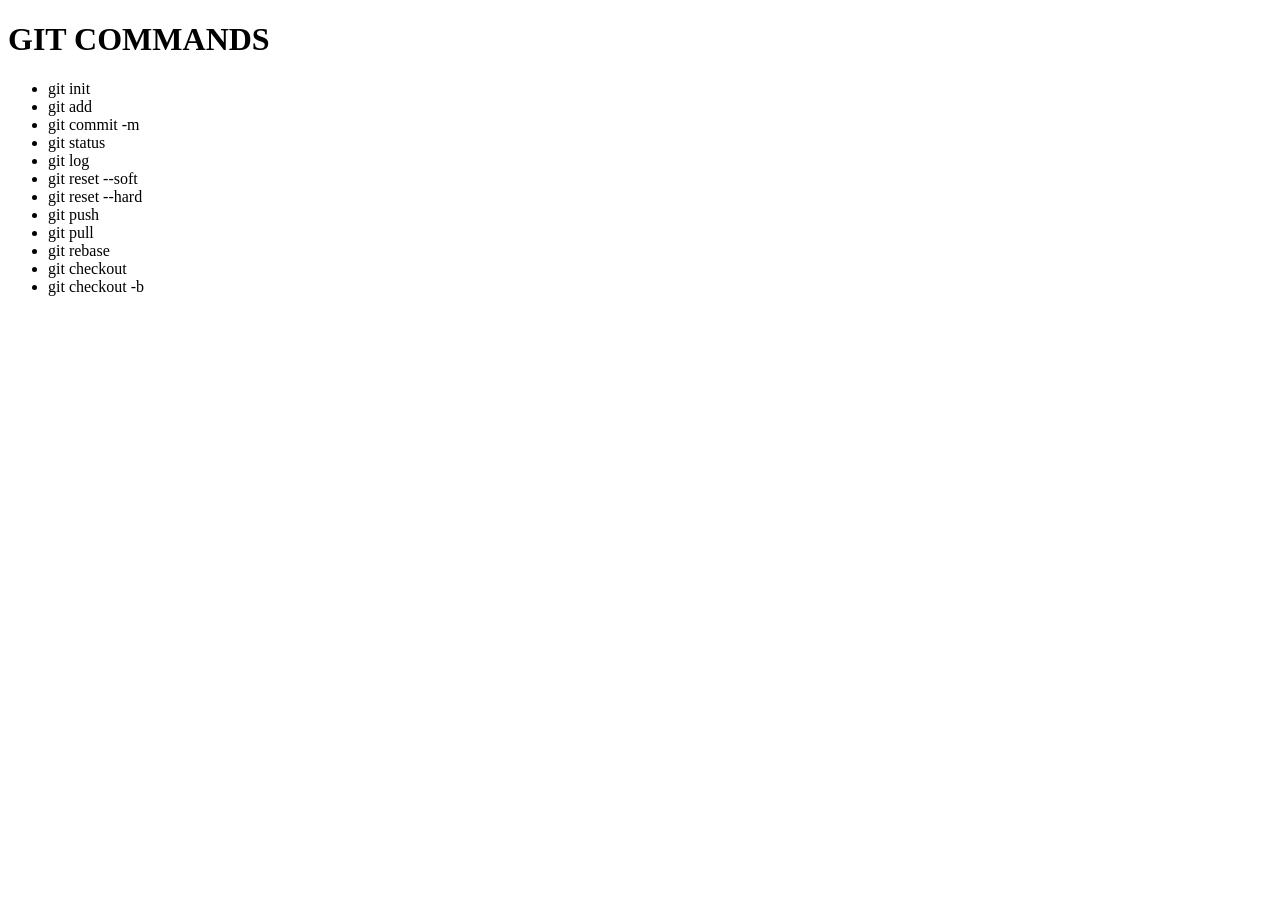
<file: index.html>
<!DOCTYPE html>
<html lang="en">

<head>
    <meta charset="UTF-8">
    <meta name="viewport" content="width=device-width, initial-scale=1.0">
    <title>Git Commands Week One Day Three</title>
</head>

<body>
    <h1>GIT COMMANDS</h1>
    <ul>
        <li>git init</li>
        <li>git add </li>
        <li>git commit -m</li>
        <li>git status</li>
        <li>git log</li>
        <li>git reset --soft</li>
        <li>git reset --hard</li>
        <li>git push</li>
        <li>git pull</li>
        <li>git rebase</li>
        <li>git checkout</li>
        <li>git checkout -b</li>
    </ul>
</body>

</html>
</file>
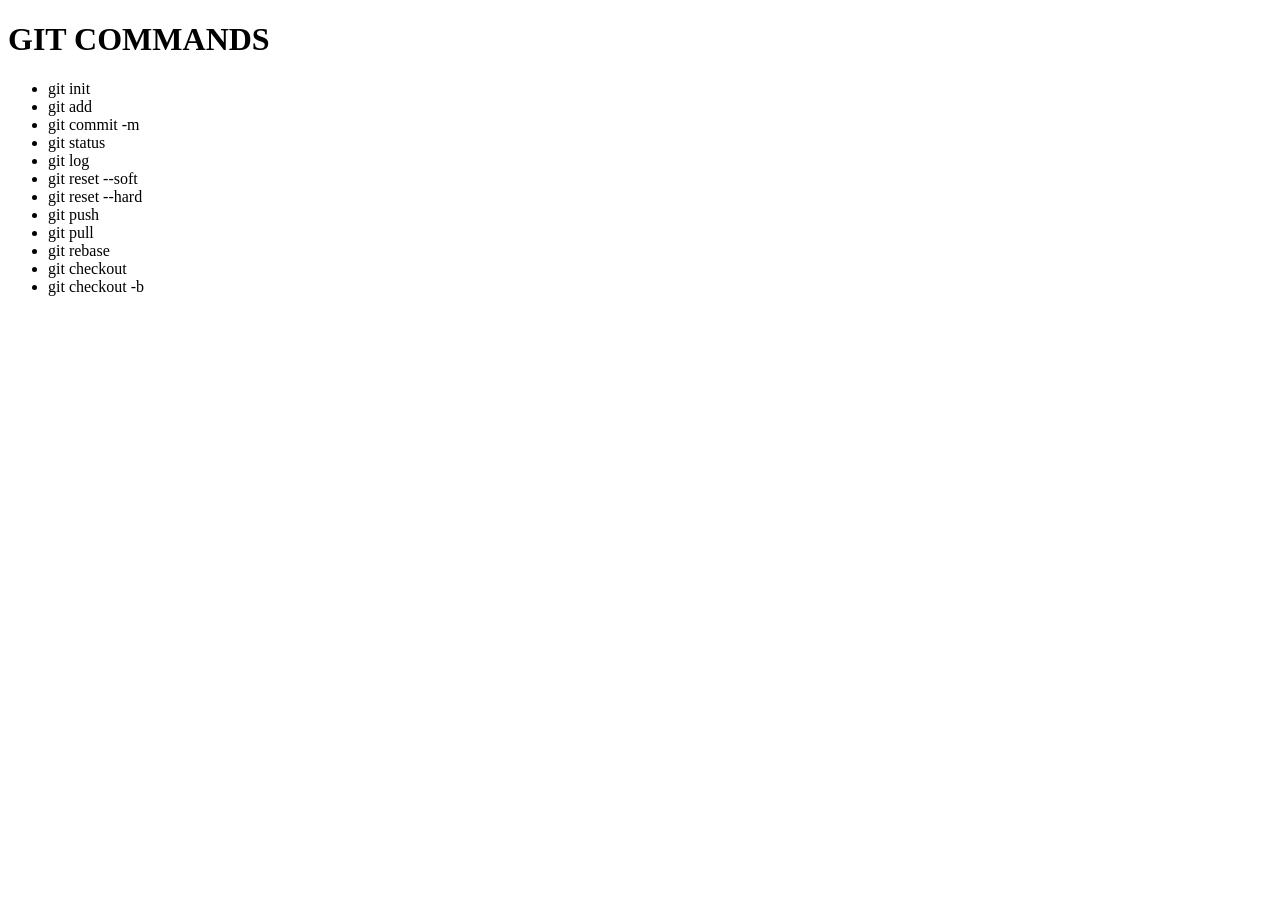
<file: Week1/index.html>
<!DOCTYPE html>
<html lang="en">

<head>
    <meta charset="UTF-8">
    <meta name="viewport" content="width=device-width, initial-scale=1.0">
    <title>Git Commands</title>
</head>

<body>
    <h1>GIT COMMANDS</h1>
    <ul>
        <li>git init</li>
        <li>git add </li>
        <li>git commit -m</li>
        <li>git status</li>
        <li>git log</li>
        <li>git reset --soft</li>
        <li>git reset --hard</li>
        <li>git push</li>
        <li>git pull</li>
        <li>git rebase</li>
        <li>git checkout</li>
        <li>git checkout -b</li>
    </ul>
</body>

</html>
</file>
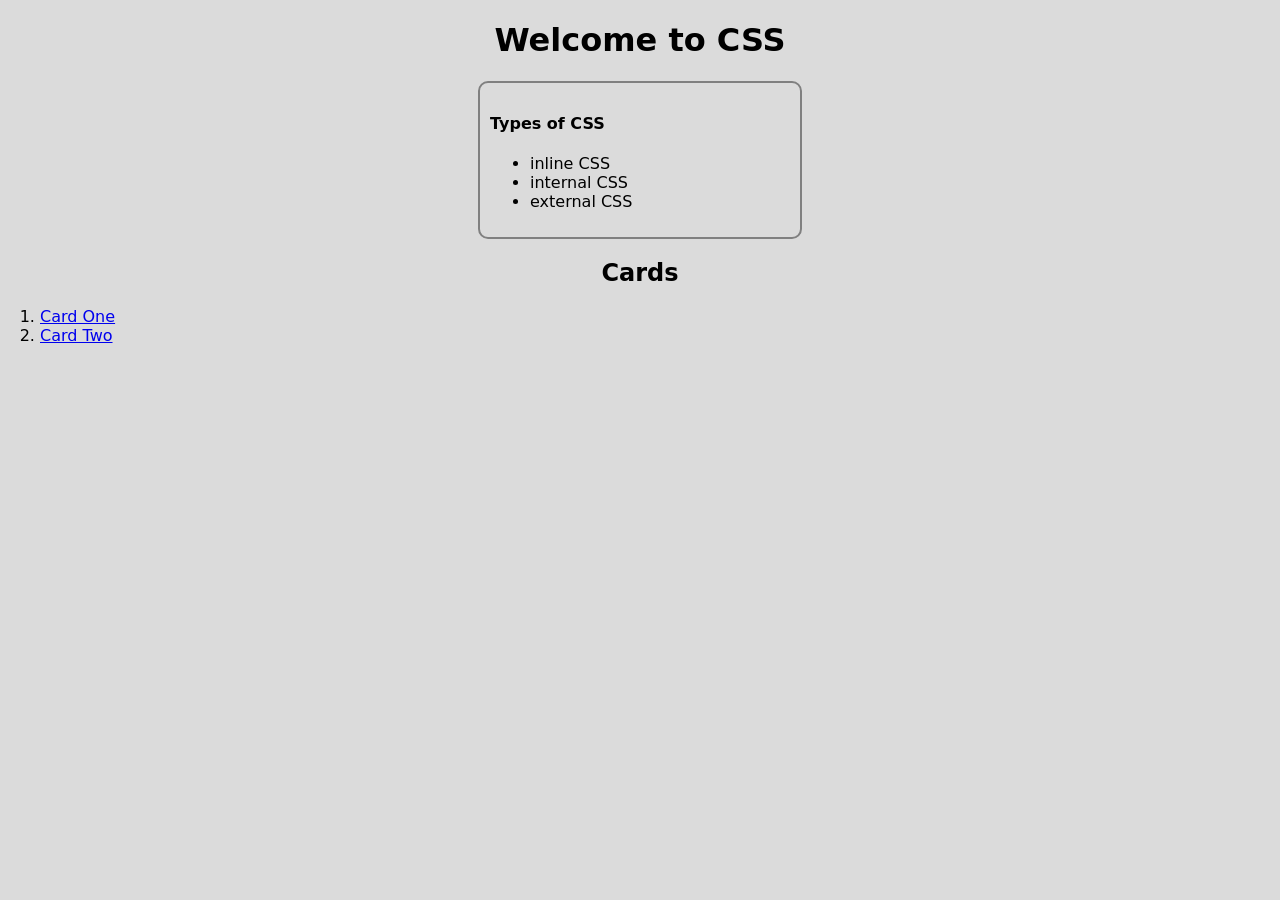
<file: Week1/day-four/index.html>
<!DOCTYPE html>
<html lang="en">

<head>
    <meta charset="UTF-8">
    <meta name="viewport" content="width=device-width, initial-scale=1.0">
    <title>Welcome to CSS Day 4</title>
    <link rel="stylesheet" href="style.css">
</head>

<body>
    <h1 class="center">Welcome to CSS</h1>
    <div class="div">
        <h4>Types of CSS</h4>
        <ul>
            <li>inline CSS</li>
            <li>internal CSS</li>
            <li>external CSS</li>
        </ul>
    </div>
    <div>
        <h2 class="center">Cards</h4>
            <ol>
                <li><a href="./card-one.html">Card One</a></li>
                <li><a href="card-two.html">Card Two</a></li>
            </ol>
    </div>
</body>

</html>
</file>
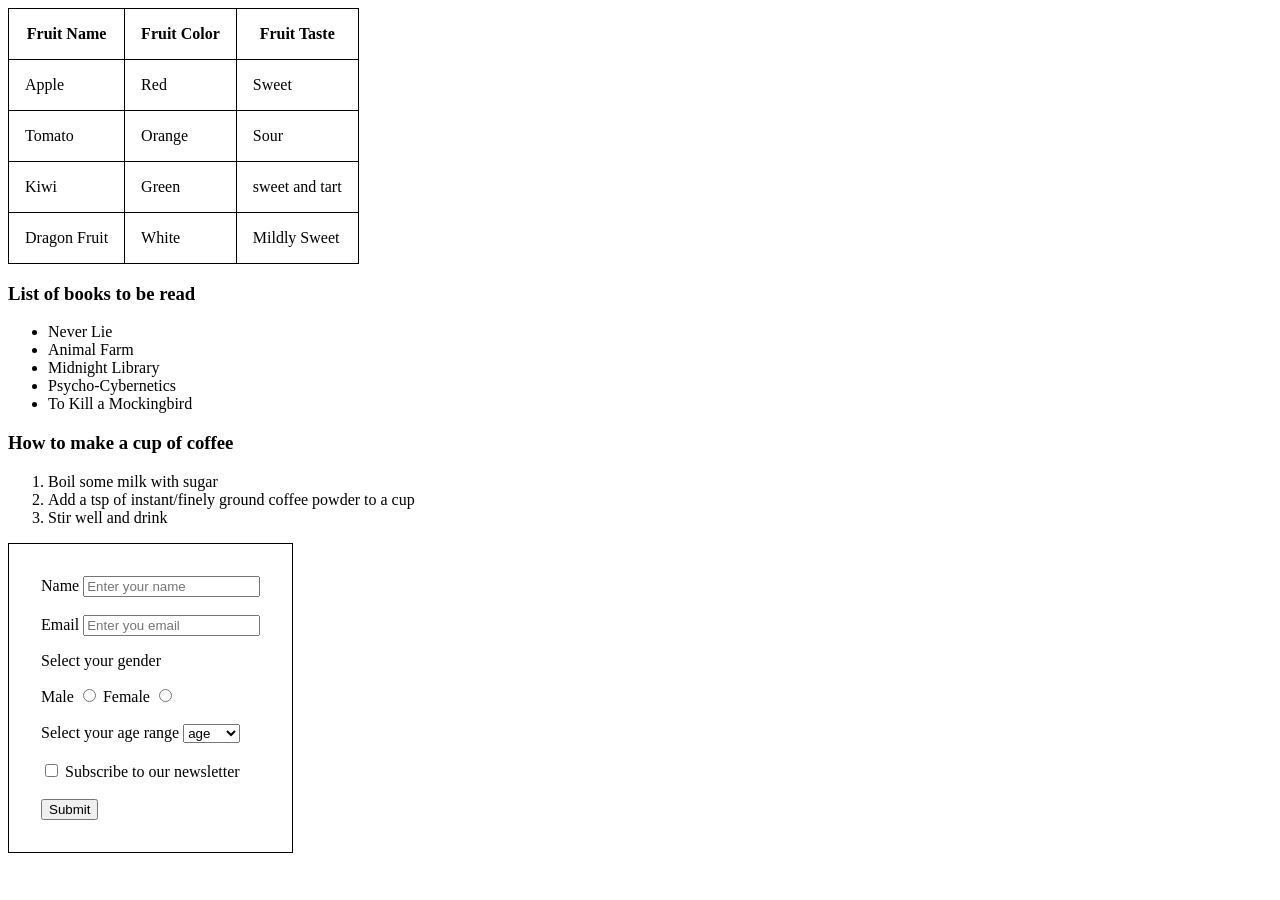
<file: Week1/day-two/index.html>
<!DOCTYPE html>
<html lang="en">

<head>
    <meta charset="UTF-8">
    <meta name="viewport" content="width=device-width, initial-scale=1.0">
    <title>Week 1 Day 2 Assignment</title>
    <style>
        table,
        th,
        td {
            border: 1px solid black;
            border-collapse: collapse;
            padding: 1rem;
        }
    </style>
</head>

<body>
    <table>
        <thead>
            <tr>
                <th>Fruit Name</th>
                <th>Fruit Color</th>
                <th>Fruit Taste</th>
            </tr>
        </thead>
        <tbody>
            <tr>
                <td>Apple</td>
                <td>Red</td>
                <td>Sweet</td>
            </tr>
            <tr>
                <td>Tomato</td>
                <td>Orange</td>
                <td>Sour</td>
            </tr>
            <tr>
                <td>Kiwi</td>
                <td>Green</td>
                <td>sweet and tart</td>
            </tr>
            <tr>
                <td>Dragon Fruit</td>
                <td>White</td>
                <td>Mildly Sweet</td>
            </tr>
        </tbody>
    </table>
    <h3>List of books to be read</h3>
    <ul>
        <li>Never Lie</li>
        <li>Animal Farm</li>
        <li>Midnight Library</li>
        <li>Psycho-Cybernetics</li>
        <li>To Kill a Mockingbird</li>
    </ul>
    <h3>How to make a cup of coffee</h3>
    <ol>
        <li>Boil some milk with sugar</li>
        <li>Add a tsp of instant/finely ground coffee powder to a cup</li>
        <li>Stir well and drink</li>
    </ol>

    <form action="" style="border: 1px solid black; padding: 2rem;display: inline-block;">
        <label for="name">Name</label>
        <input type="text" minlength="3" max="50" placeholder="Enter your name" id="name" required>
        <br><br>
        <label for="email">Email</label>
        <input type="email" name="vismayasathyan157@gmail.com" placeholder="Enter you email" id="email" required>
        <p>Select your gender</p>
        <label for="male">Male</label>
        <input type="radio" name="gender" id="male" value="male" required>
        <label for="female">Female</label>
        <input type="radio" name="gender" id="female" value="female">
        <br><br>
        <label for="age">Select your age range</label>
        <select id="age" name="age" required>
            <option name="age" value="" disabled selected>age</option>
            <option name="age" value="18-24">18-24</option>
            <option name="age" value="25-34">25-34</option>
            <option name="age" value="35-44">35-44</option>
        </select>
        <br><br>
        <input type="checkbox" name="newslesster" id="newsletter">
        <label for="newsletter">Subscribe to our newsletter</label>
        <br><br>
        <button type="submit">Submit</button>
    </form>
</body>

</html>
</file>
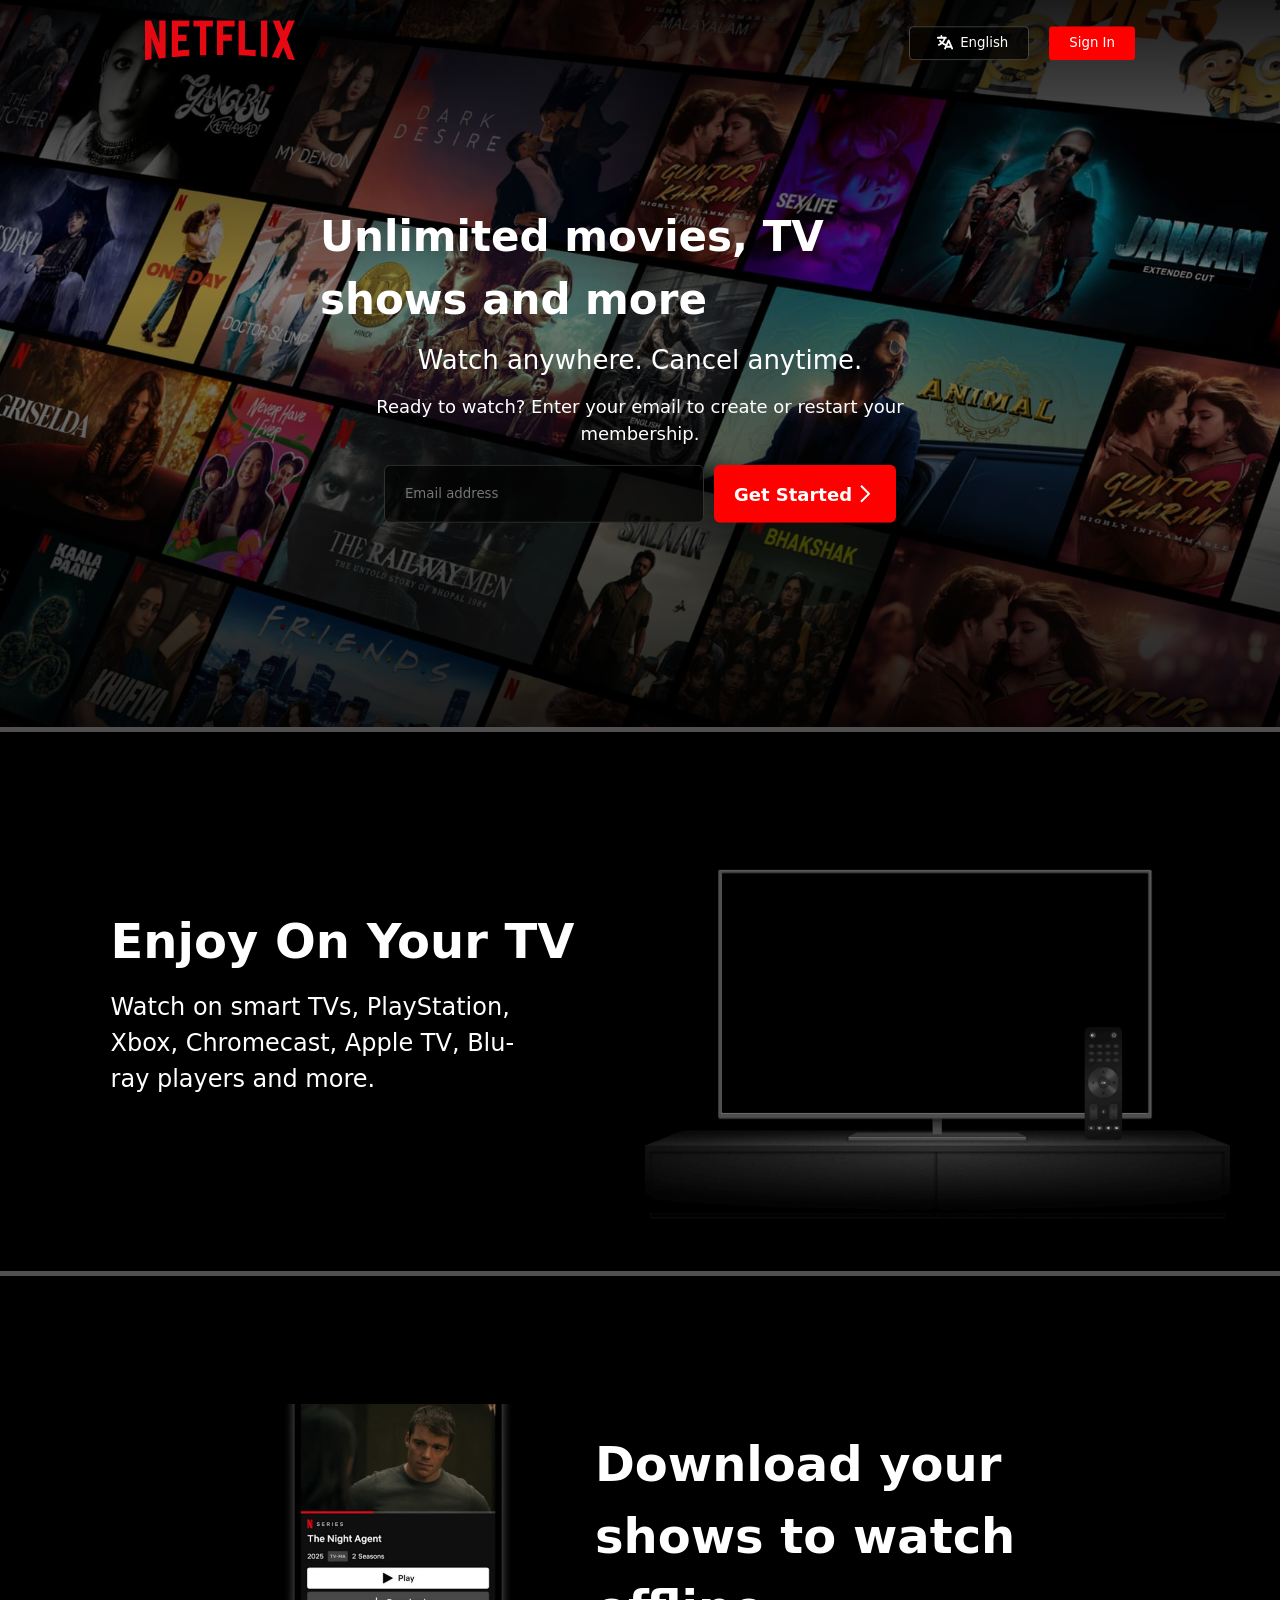
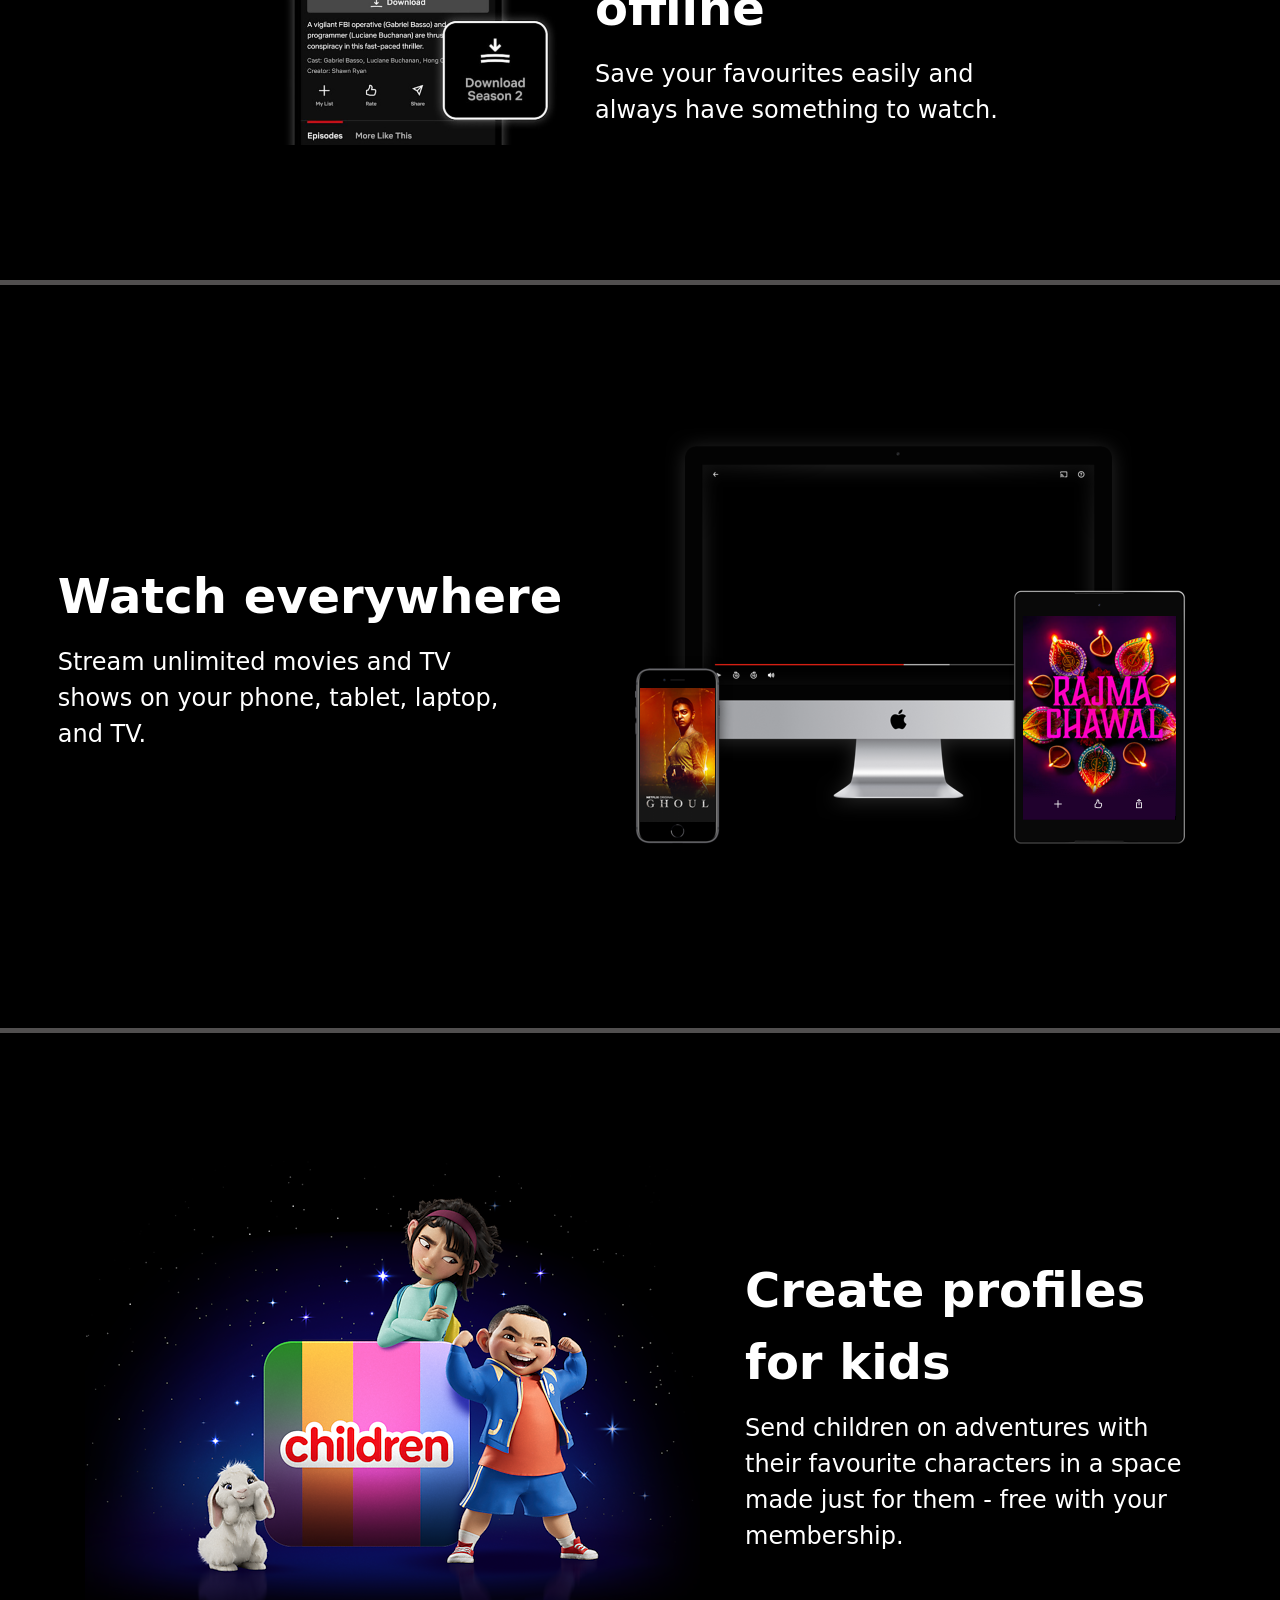
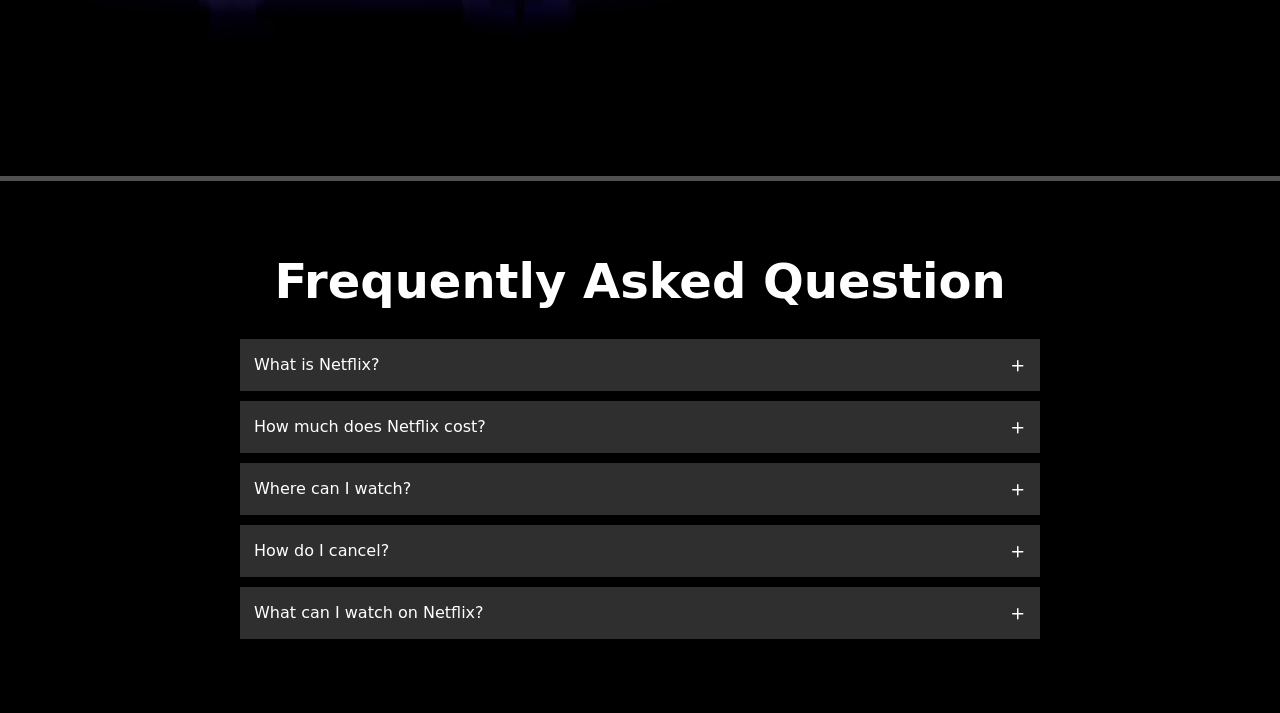
<file: week2/day3/index.html>
<!DOCTYPE html>
<html lang="en">

<head>
    <meta charset="UTF-8">
    <meta name="viewport" content="width=device-width, initial-scale=1.0">
    <title>Netflix</title>
    <link rel="stylesheet" href="style.css">
</head>

<body>
    <div class="container">
        <div class="section-one">
            <img src="hero.png" alt="">
            <div class="tint"></div>
            <div class="nav">
                <div class="logo-img">
                    <img src="logo.svg" alt="" width="100%">
                </div>
                <div class="nav-btns">
                    <button class="lang-btn">
                        <svg xmlns="http://www.w3.org/2000/svg" height="18" width="18" viewBox="0 0 640 640">
                            <path fill="rgb(255, 255, 255)"
                                d="M192 64C209.7 64 224 78.3 224 96L224 128L352 128C369.7 128 384 142.3 384 160C384 177.7 369.7 192 352 192L342.4 192L334 215.1C317.6 260.3 292.9 301.6 261.8 337.1C276 345.9 290.8 353.7 306.2 360.6L356.6 383L418.8 243C423.9 231.4 435.4 224 448 224C460.6 224 472.1 231.4 477.2 243L605.2 531C612.4 547.2 605.1 566.1 589 573.2C572.9 580.3 553.9 573.1 546.8 557L526.8 512L369.3 512L349.3 557C342.1 573.2 323.2 580.4 307.1 573.2C291 566 283.7 547.1 290.9 531L330.7 441.5L280.3 419.1C257.3 408.9 235.3 396.7 214.5 382.7C193.2 399.9 169.9 414.9 145 427.4L110.3 444.6C94.5 452.5 75.3 446.1 67.4 430.3C59.5 414.5 65.9 395.3 81.7 387.4L116.2 370.1C132.5 361.9 148 352.4 162.6 341.8C148.8 329.1 135.8 315.4 123.7 300.9L113.6 288.7C102.3 275.1 104.1 254.9 117.7 243.6C131.3 232.3 151.5 234.1 162.8 247.7L173 259.9C184.5 273.8 197.1 286.7 210.4 298.6C237.9 268.2 259.6 232.5 273.9 193.2L274.4 192L64.1 192C46.3 192 32 177.7 32 160C32 142.3 46.3 128 64 128L160 128L160 96C160 78.3 174.3 64 192 64zM448 334.8L397.7 448L498.3 448L448 334.8z" />
                        </svg>
                        English
                    </button>
                    <button class="sign-in-btn">
                        Sign In
                    </button>
                </div>

            </div>
            <div class="title-box">
                <h1 class="title">Unlimited movies, TV shows and more</h1>
                <p class="sub-title">Watch anywhere. Cancel anytime.</p>
                <p class="desc">Ready to watch? Enter your email to create or restart your membership.</p>
                <div class="content-flex">
                    <input type="text" class="content-input" placeholder="Email address">
                    <button class="content-btn"><span>Get Started</span> <span class="mt"><svg fill="white" height="24"
                                width="24" xmlns="http://www.w3.org/2000/svg" data-mirrorinrtl="true"
                                class="default-ltr-cache-4z3qvp e1svuwfo1" data-name="ChevronRight"
                                aria-labelledby=":r3:" aria-hidden="true">
                                <path fill-rule="evenodd" clip-rule="evenodd"
                                    d="M15.5859 12L8.29303 19.2928L9.70725 20.7071L17.7072 12.7071C17.8948 12.5195 18.0001 12.2652 18.0001 12C18.0001 11.7347 17.8948 11.4804 17.7072 11.2928L9.70724 3.29285L8.29303 4.70706L15.5859 12Z"
                                    fill="currentColor"></path>
                            </svg></span></button>
                </div>
            </div>
        </div>
        <div class="section-two">
            <div class="content-container">
                <div class="content-text">
                    <h1>
                        Enjoy On Your TV
                    </h1>
                    <p>
                        Watch on smart TVs, PlayStation, Xbox, Chromecast, Apple
                        TV, Blu-ray players and more.
                    </p>
                </div>
            </div>
            <div class="asset-container">
                <div class="asset-layer">
                    <video src="netflix_video.m4v" autoplay muted loop class="video-layer"></video>
                    <img src="tv.png" alt="" class="tv-layer">
                </div>
            </div>
        </div>
        <div class="section-three">
            <div class="image-block">
                <div style="max-width: 360px;">
                    <img src="section-three.png" width="100%" alt="">
                </div>
            </div>
            <div class="text-content-block">
                <h2 class="download-title">
                    Download your shows to watch offline
                </h2>
                <p class="download-desc">
                    Save your favourites easily and always have something to watch.
                </p>
            </div>
        </div>
        <div class="section-four">
            <div class="section-four-text-content">
                <h2>Watch everywhere</h2>
                <p>Stream unlimited movies and TV shows on your phone, tablet, laptop, and TV.</p>
            </div>
            <div class="asset-section">
                <video class="sec-four-video" src="netflix_video1.m4v" autoplay loop muted></video>
                <img class="sec-four-img" src="device-pile-in.png" alt="">
            </div>
        </div>
        <div class="sec-5">
            <div class="img-content-5">
                <img src="kids.png" alt="">
            </div>
            <div class="content-sec-5">
                <h2>
                    Create profiles for kids
                </h2>
                <p>
                    Send children on adventures with their favourite characters in a space made just for them - free
                    with your membership.
                </p>
            </div>
        </div>
        <div class="sec-6">
            <div class="faq">
                <h2>
                    Frequently Asked Question
                </h2>
                <div class="questions">
                    <button>
                        What is Netflix?
                        <span>
                            <svg xmlns="http://www.w3.org/2000/svg" data-component="Octicon" aria-hidden="true"
                                focusable="false" class="octicon octicon-plus" viewBox="0 0 16 16" width="16"
                                height="16" fill="currentColor" display="inline-block" overflow="visible"
                                style="vertical-align: text-bottom;">
                                <path
                                    d="M7.75 2a.75.75 0 0 1 .75.75V7h4.25a.75.75 0 0 1 0 1.5H8.5v4.25a.75.75 0 0 1-1.5 0V8.5H2.75a.75.75 0 0 1 0-1.5H7V2.75A.75.75 0 0 1 7.75 2Z" />
                            </svg>
                        </span>
                    </button>
                    <button>
                        How much does Netflix cost?
                        <span>
                            <svg xmlns="http://www.w3.org/2000/svg" data-component="Octicon" aria-hidden="true"
                                focusable="false" class="octicon octicon-plus" viewBox="0 0 16 16" width="16"
                                height="16" fill="currentColor" display="inline-block" overflow="visible"
                                style="vertical-align: text-bottom;">
                                <path
                                    d="M7.75 2a.75.75 0 0 1 .75.75V7h4.25a.75.75 0 0 1 0 1.5H8.5v4.25a.75.75 0 0 1-1.5 0V8.5H2.75a.75.75 0 0 1 0-1.5H7V2.75A.75.75 0 0 1 7.75 2Z" />
                            </svg>
                        </span>
                    </button>
                    <button>
                        Where can I watch?
                        <span>
                            <svg xmlns="http://www.w3.org/2000/svg" data-component="Octicon" aria-hidden="true"
                                focusable="false" class="octicon octicon-plus" viewBox="0 0 16 16" width="16"
                                height="16" fill="currentColor" display="inline-block" overflow="visible"
                                style="vertical-align: text-bottom;">
                                <path
                                    d="M7.75 2a.75.75 0 0 1 .75.75V7h4.25a.75.75 0 0 1 0 1.5H8.5v4.25a.75.75 0 0 1-1.5 0V8.5H2.75a.75.75 0 0 1 0-1.5H7V2.75A.75.75 0 0 1 7.75 2Z" />
                            </svg>
                        </span>
                    </button>
                    <button>
                        How do I cancel?
                        <span>
                            <svg xmlns="http://www.w3.org/2000/svg" data-component="Octicon" aria-hidden="true"
                                focusable="false" class="octicon octicon-plus" viewBox="0 0 16 16" width="16"
                                height="16" fill="currentColor" display="inline-block" overflow="visible"
                                style="vertical-align: text-bottom;">
                                <path
                                    d="M7.75 2a.75.75 0 0 1 .75.75V7h4.25a.75.75 0 0 1 0 1.5H8.5v4.25a.75.75 0 0 1-1.5 0V8.5H2.75a.75.75 0 0 1 0-1.5H7V2.75A.75.75 0 0 1 7.75 2Z" />
                            </svg>
                        </span>
                    </button>
                    <button>
                        What can I watch on Netflix?
                        <span>
                            <svg xmlns="http://www.w3.org/2000/svg" data-component="Octicon" aria-hidden="true"
                                focusable="false" class="octicon octicon-plus" viewBox="0 0 16 16" width="16"
                                height="16" fill="currentColor" display="inline-block" overflow="visible"
                                style="vertical-align: text-bottom;">
                                <path
                                    d="M7.75 2a.75.75 0 0 1 .75.75V7h4.25a.75.75 0 0 1 0 1.5H8.5v4.25a.75.75 0 0 1-1.5 0V8.5H2.75a.75.75 0 0 1 0-1.5H7V2.75A.75.75 0 0 1 7.75 2Z" />
                            </svg>
                        </span>
                    </button>
                </div>
            </div>
        </div>
    </div>
</body>

</html>
</file>
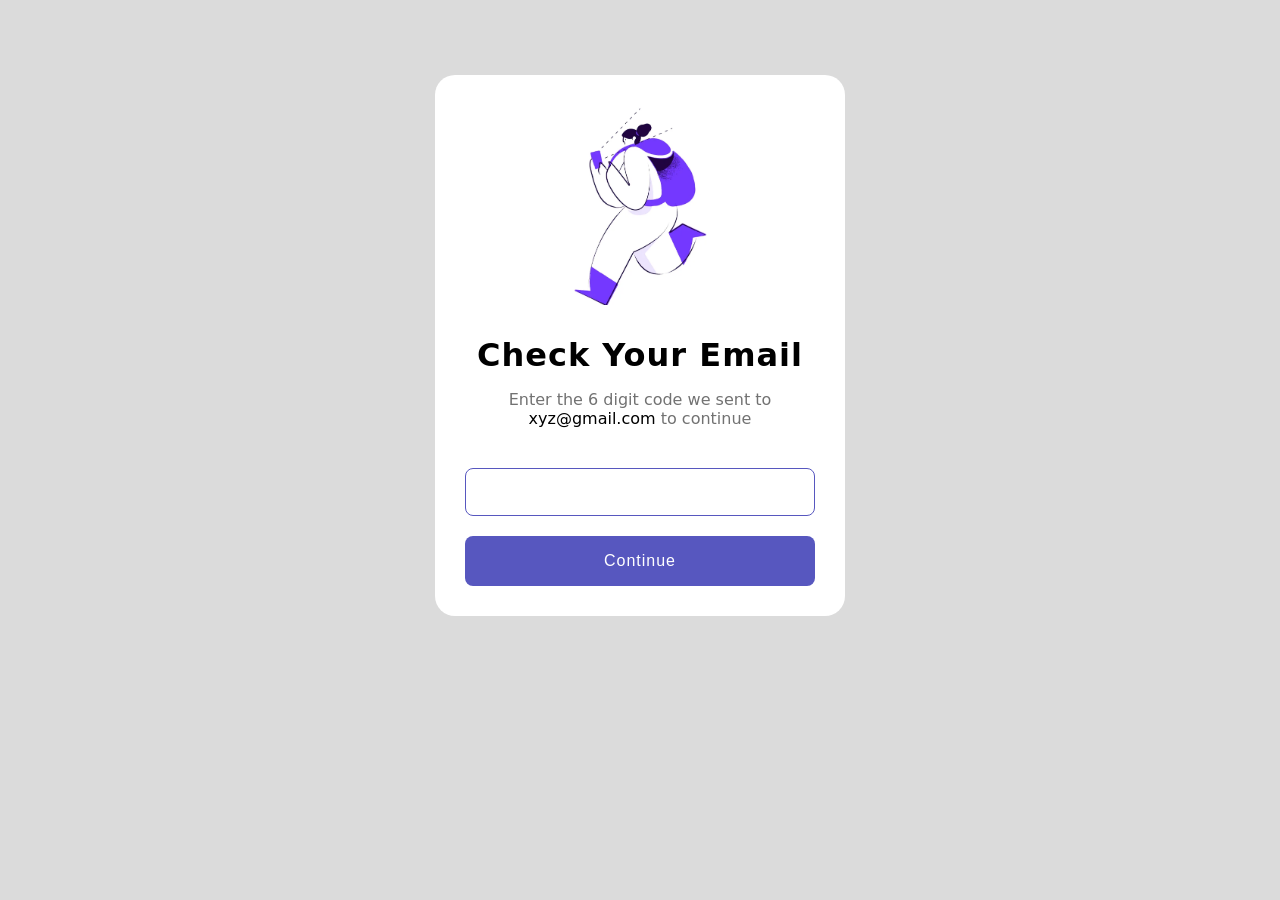
<file: Week1/day-four/card-one.html>
<!DOCTYPE html>
<html lang="en">

<head>
    <meta charset="UTF-8">
    <meta name="viewport" content="width=device-width, initial-scale=1.0">
    <title>Card One</title>
    <link rel="stylesheet" href="style.css">
</head>

<body>
    <div class="email-card">
        <img src="logo1.png" height="200px" alt="logo">
        <h2 class="card-one-heading">Check Your Email</h2>
        <p class="card-one-subHeading">Enter the 6 digit code we sent to <span style="color:#000;">xyz@gmail.com</span>
            to
            continue</p>
        <div class="email-card-input-div">
            <input type="text" name="otp" id="otp" class="email-card-input">
        </div>
        <button class="btn">Continue</button>
    </div>
</body>

</html>
</file>
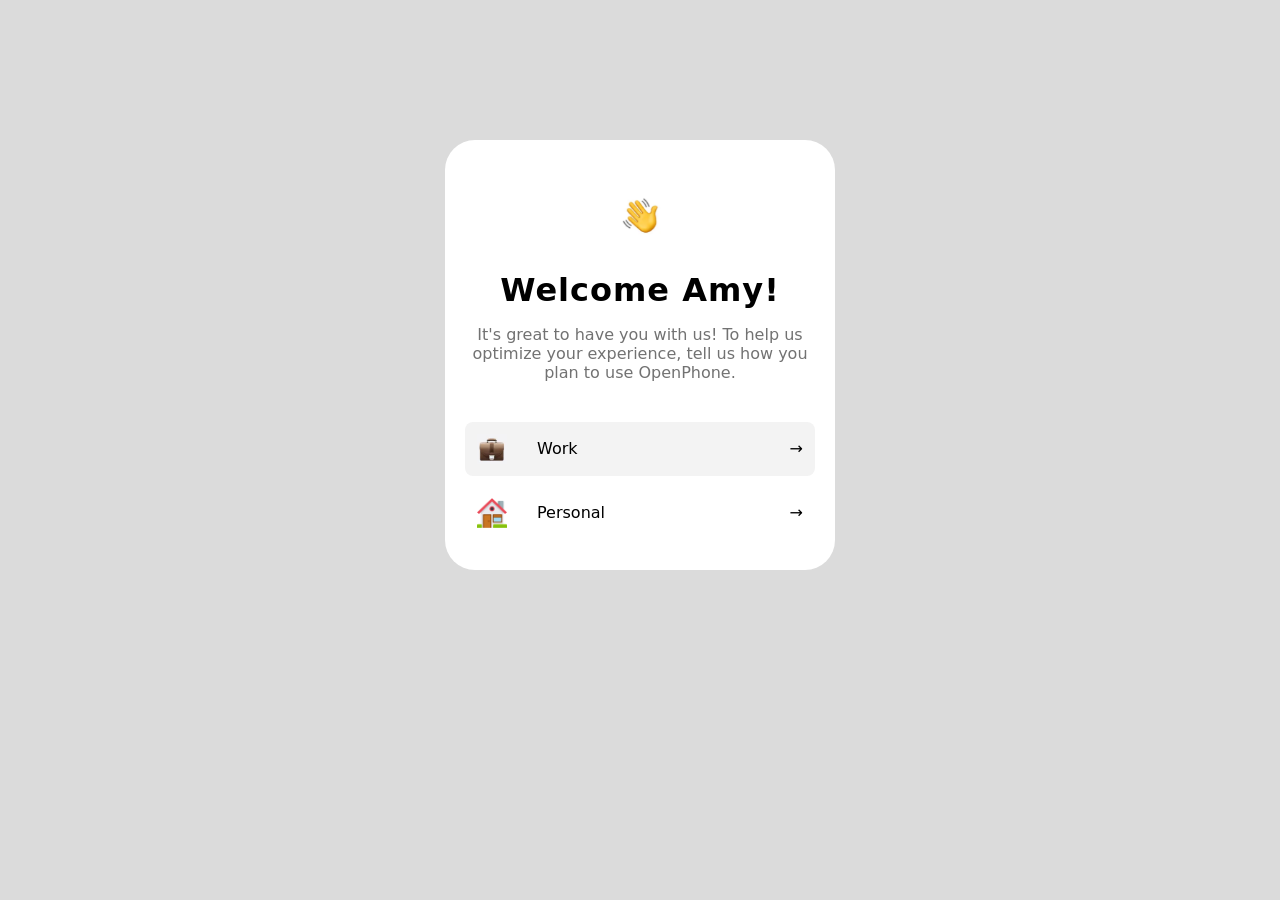
<file: Week1/day-four/card-two.html>
<!DOCTYPE html>
<html lang="en">

<head>
    <meta charset="UTF-8">
    <meta name="viewport" content="width=device-width, initial-scale=1.0">
    <title>Document</title>
    <link rel="stylesheet" href="style.css">
</head>

<body>
    <div class="card-two-container">
        <img src="logo2.png" height="50px" style="margin-top: 30px;" alt="">
        <h2 class="card-two-heading">Welcome Amy!</h2>
        <p class="card-two-subHeading">It's great to have you with us! To help us optimize your experience, tell us how
            you plan to use OpenPhone.
        </p>
        <a href="#1" style="text-decoration: none; color: black;">
            <div class="card-two-btn card-two-first-btn">
                <img src="logo3.png" height="30px" alt="">
                <span style="margin-right: auto; margin-left: 30px;">Work</span>
                <span>→</span>
            </div>
        </a>
        <a href="#2" style="text-decoration: none; color: black;">
            <div class="card-two-btn ">
                <img src="logo4.png" height="30px" alt="">
                <span style="margin-right: auto; margin-left: 30px;">Personal</span>
                <span>→</span>
            </div>
        </a>
    </div>
</body>

</html>
</file>
<file: Week1/day-four/style.css>
body {
  margin: 0;
  box-sizing: border-box;
  font-family:
    system-ui,
    -apple-system,
    BlinkMacSystemFont,
    "Segoe UI",
    Roboto,
    Oxygen,
    Ubuntu,
    Cantarell,
    "Open Sans",
    "Helvetica Neue",
    sans-serif;
  background: #dbdbdb;
}

.center {
  text-align: center;
}

.div {
  border: 2px solid gray;
  border-radius: 10px;
  max-width: 300px;
  max-height: 150px;
  padding: 10px;
  margin: auto;
}

.email-card {
  width: 350px;
  background: #fff;
  padding: 30px;
  margin: 75px auto;
  text-align: center;
  border-radius: 20px;
}

.email-card-input {
  padding: 14px;
  border-radius: 8px;
  border: 1px solid rgb(87, 87, 191);
  width: 100%;
  box-sizing: border-box;
  text-align: center;
  font-size: 16px;
  margin-bottom: 10px;
}

.email-card-input:focus {
  box-shadow: 3px 3px 5px rgb(166, 166, 230);
  outline: 1px;
}

.email-card-input-div {
  margin: 10px 0;
}

.btn {
  padding: 16px;
  border-radius: 8px;
  border: none;
  background: rgb(87, 87, 191);
  width: 100%;
  color: white;
  font-size: 16px;
  font-weight: 500;
  letter-spacing: 1px;
}

.card-one-heading,
.card-two-heading {
  letter-spacing: 1px;
  font-size: 32px;
  margin-bottom: 0;
}

.card-one-subHeading,
.card-two-subHeading {
  color: #727272;
  margin-bottom: 40px;
}

.card-two-container {
  background: #fff;
  width: 350px;
  margin: 140px auto;
  border-radius: 30px;
  text-align: center;
  padding: 20px;
}

.card-two-btn {
  width: 100%;
  margin: 10px 0;
  padding: 12px;
  border-radius: 8px;
  background: #fff;
  text-align: start;
  box-sizing: border-box;
  display: flex;
  align-items: center;
}
.card-two-btn:hover {
  background: #f3f3f3;
}
.card-two-first-btn {
  background: #f3f3f3;
}
</file>
<file: week2/day3/style.css>
*,
*::after,
*::before {
  margin: 0;
  padding: 0;
  box-sizing: border-box;
  font-family:
    system-ui,
    -apple-system,
    BlinkMacSystemFont,
    "Segoe UI",
    Roboto,
    Oxygen,
    Ubuntu,
    Cantarell,
    "Open Sans",
    "Helvetica Neue",
    sans-serif;
  line-height: 1.5;
  overflow-x: hidden;
}
body,
html {
  background-color: #000;
  color: white;
}
.container {
  margin: 0 auto;
}

.section-one {
  position: relative;
  overflow: clip;
}
.tint {
  background: #00000047;
  background-image: linear-gradient(
    to top,
    rgba(0, 0, 0, 0.8) 0,
    rgba(0, 0, 0, 0) 60%,
    rgba(0, 0, 0, 0.8) 100%
  );
  position: absolute;
  right: 0;
  left: 0;
  top: 0;
  bottom: 0;
  width: 100%;
}

.section-one > img {
  width: 100%;
  transform: scale(1.2);
  object-fit: contain;
}
.nav {
  position: absolute;
  width: 990px;
  top: 6%;
  left: 50%;
  transform: translate(-50%, -50%);
  display: flex;
  justify-content: space-between;
  align-items: center;
}
.logo-img {
  max-width: 150px;
}
.nav-btns {
  display: flex;
  gap: 20px;
}
.nav-btns > button {
  border-radius: 4px;
}
.lang-btn {
  padding: 6px 20px;
  background: rgba(0, 0, 0, 0.7);
  color: white;
  border: 1px solid #494646;
  display: flex;
}
.lang-btn > svg {
  width: 30px;
  color: white;
}
.sign-in-btn {
  padding: 6px 20px;
  background: red;
  color: white;
  border: none;
}
.title-box {
  position: absolute;
  top: 50%;
  left: 50%;
  transform: translate(-50%, -50%);
}
.title {
  font-size: 42px;
  margin-bottom: 0.25em;
}
.sub-title {
  text-align: center;
  font-size: 26px;
  margin-bottom: 0.5em;
}
.desc {
  text-align: center;
  font-size: 18px;
  margin-bottom: 1em;
}
.content-flex {
  display: flex;
  justify-content: center;
  gap: 10px;
}
.content-input {
  padding: 10px 20px;
  width: 50%;
  border-radius: 6px;
  background-color: #000000a3;
  border: 1px solid #323030;
}
.content-btn {
  display: flex;
  justify-content: center;
  align-items: center;
  padding: 10px 20px;
  text-align: center;
  border-radius: 6px;
  background-color: red;
  color: white;
  font-weight: 600;
  font-size: 18px;
  border: none;
}
.mt {
  margin-top: 7px;
}
.section-two {
  border-top: 5px solid #514f4f;
  display: flex;
  align-items: center;
  justify-content: center;
  width: 100%;
  gap: 10px;
  padding: 50px 50px;
}
.content-text > h1 {
  font-size: 48px;
  margin-bottom: 0.25em;
}
.content-text > p {
  font-size: 24px;
  max-width: 420px;
}
.content-container {
  display: flex;
  justify-content: center;
  width: 100%;
}
.asset-container {
  width: 100%;
  flex-grow: 1;
}
.asset-layer {
  position: relative;
}
.tv-layer {
  display: block;
  width: 100%;
  position: relative;
  z-index: 9;
}
.video-layer {
  position: absolute;
  width: 73.15%;
  object-fit: contain;
  top: 20.5%;
  left: 13%;
  right: 0;
  bottom: 0;
  z-index: 9;
}

.section-three {
  display: flex;
  justify-content: center;
  align-items: center;
  border-top: 5px solid #514f4f;
  padding: 8rem 2rem;
}

.download-title {
  font-size: 48px;
  margin-bottom: 0.25em;
  max-width: 450px;
}
.download-desc {
  font-size: 24px;
  max-width: 450px;
}

.section-four {
  display: flex;
  justify-content: center;
  align-items: center;
  border-top: 5px solid #514f4f;
  padding: 8rem 2rem;
  gap: 20px;
}
.asset-section {
  position: relative;
}
.sec-four-img {
  position: relative;
  z-index: 99;
  width: 100%;
}

.sec-four-video {
  position: absolute;
  left: 100px;
  top: 45px;
  width: 63%;
}

.section-four-text-content > h2 {
  font-size: 48px;
  margin-bottom: 0.25em;
}
.section-four-text-content > p {
  max-width: 450px;
  font-size: 24px;
}
.sec-5 {
  display: flex;
  justify-content: center;
  align-items: center;
  border-top: 5px solid #514f4f;
  padding: 8rem 2rem;
  gap: 20px;
}

.img-content-5 > img {
  width: 100%;
}

.content-sec-5 > h2 {
  font-size: 48px;
  margin-bottom: 0.25em;
  max-width: 450px;
}

.content-sec-5 > p {
  max-width: 450px;
  font-size: 24px;
}

.sec-6 {
  display: flex;
  justify-content: center;
  align-items: center;
  border-top: 5px solid #514f4f;
  padding: 4rem 2rem;
}
.faq {
  width: 800px;
}
.faq > h2 {
  font-size: 48px;
  margin-bottom: 0.25em;
  text-align: center;
}
.questions > button {
  display: block;
  width: 100%;
  padding: 14px;
  margin: 10px 0;
  background: #2f2f2f;
  border: none;
  color: white;
  font-size: 16px;
  font-weight: 500;
  text-align: start;
}

.questions > button:hover {
  background: #535353;
}

.questions > button > span {
  float: right;
}
</file>
